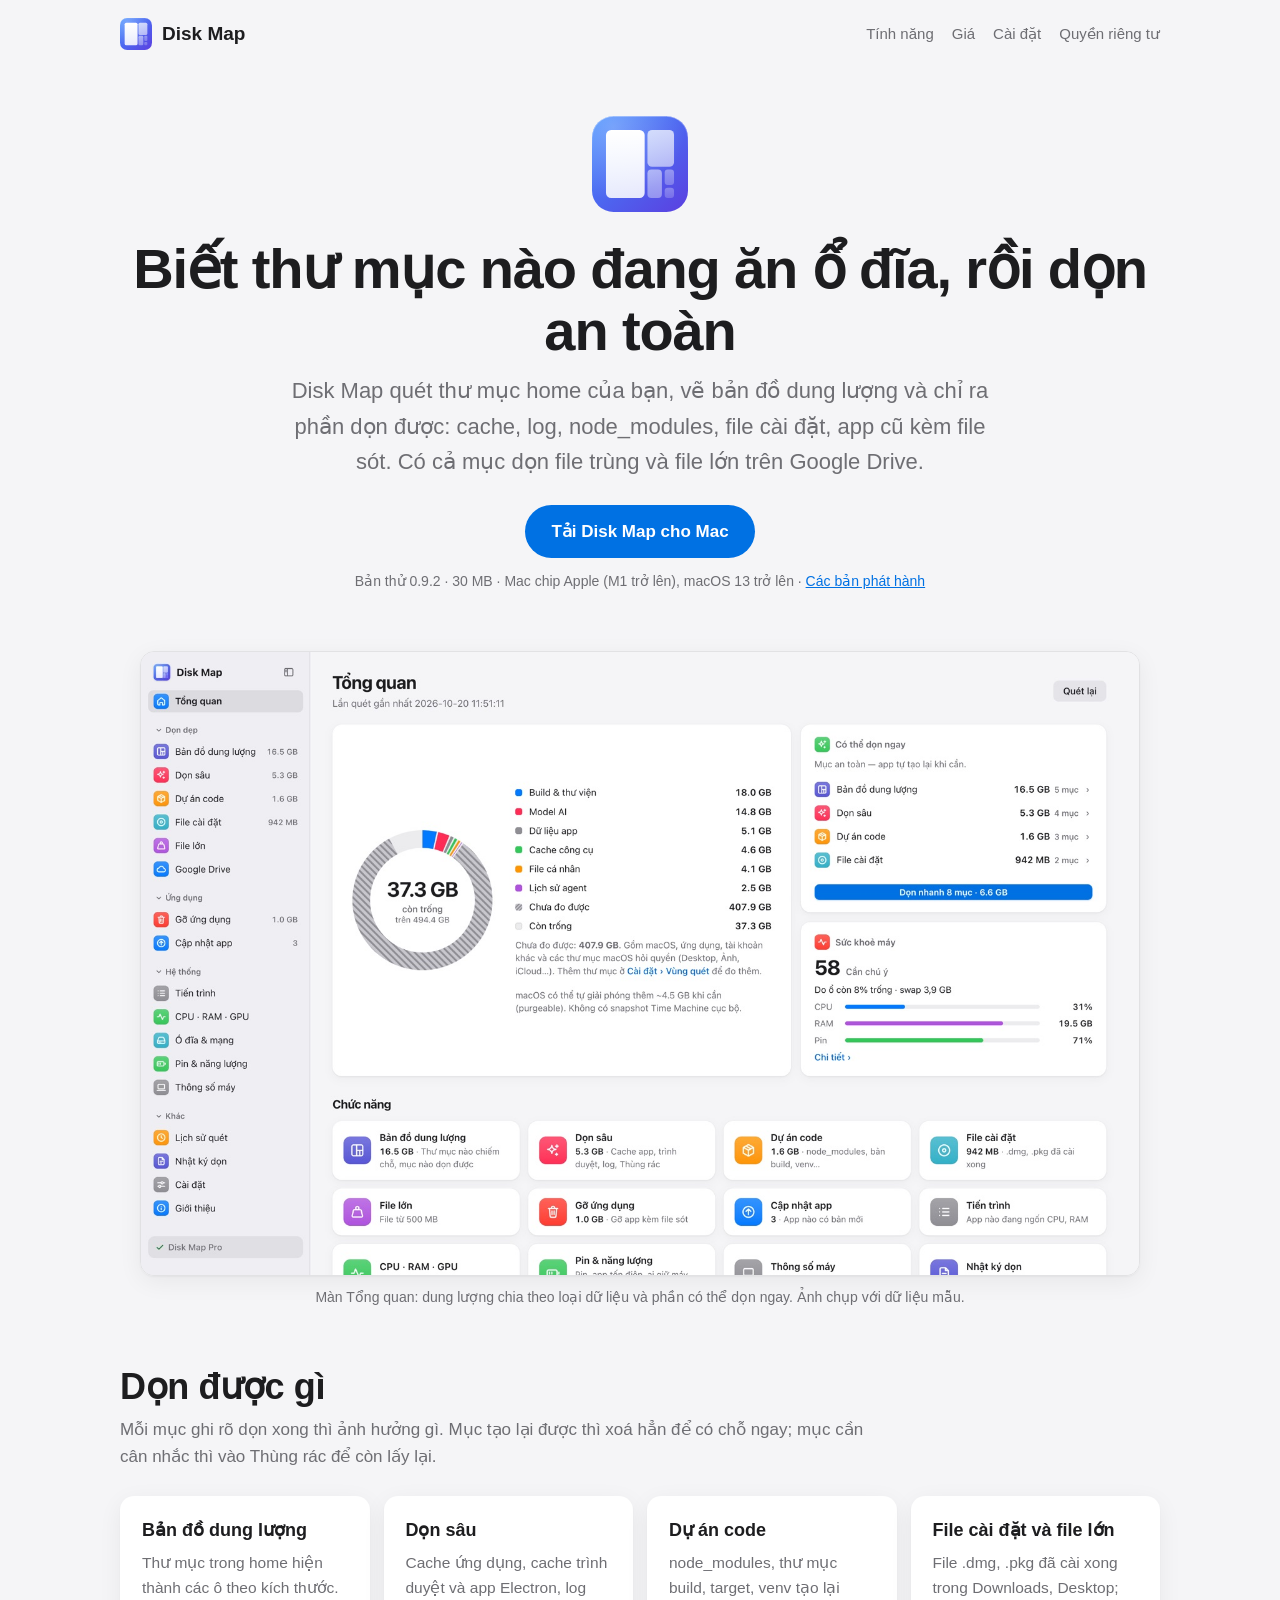
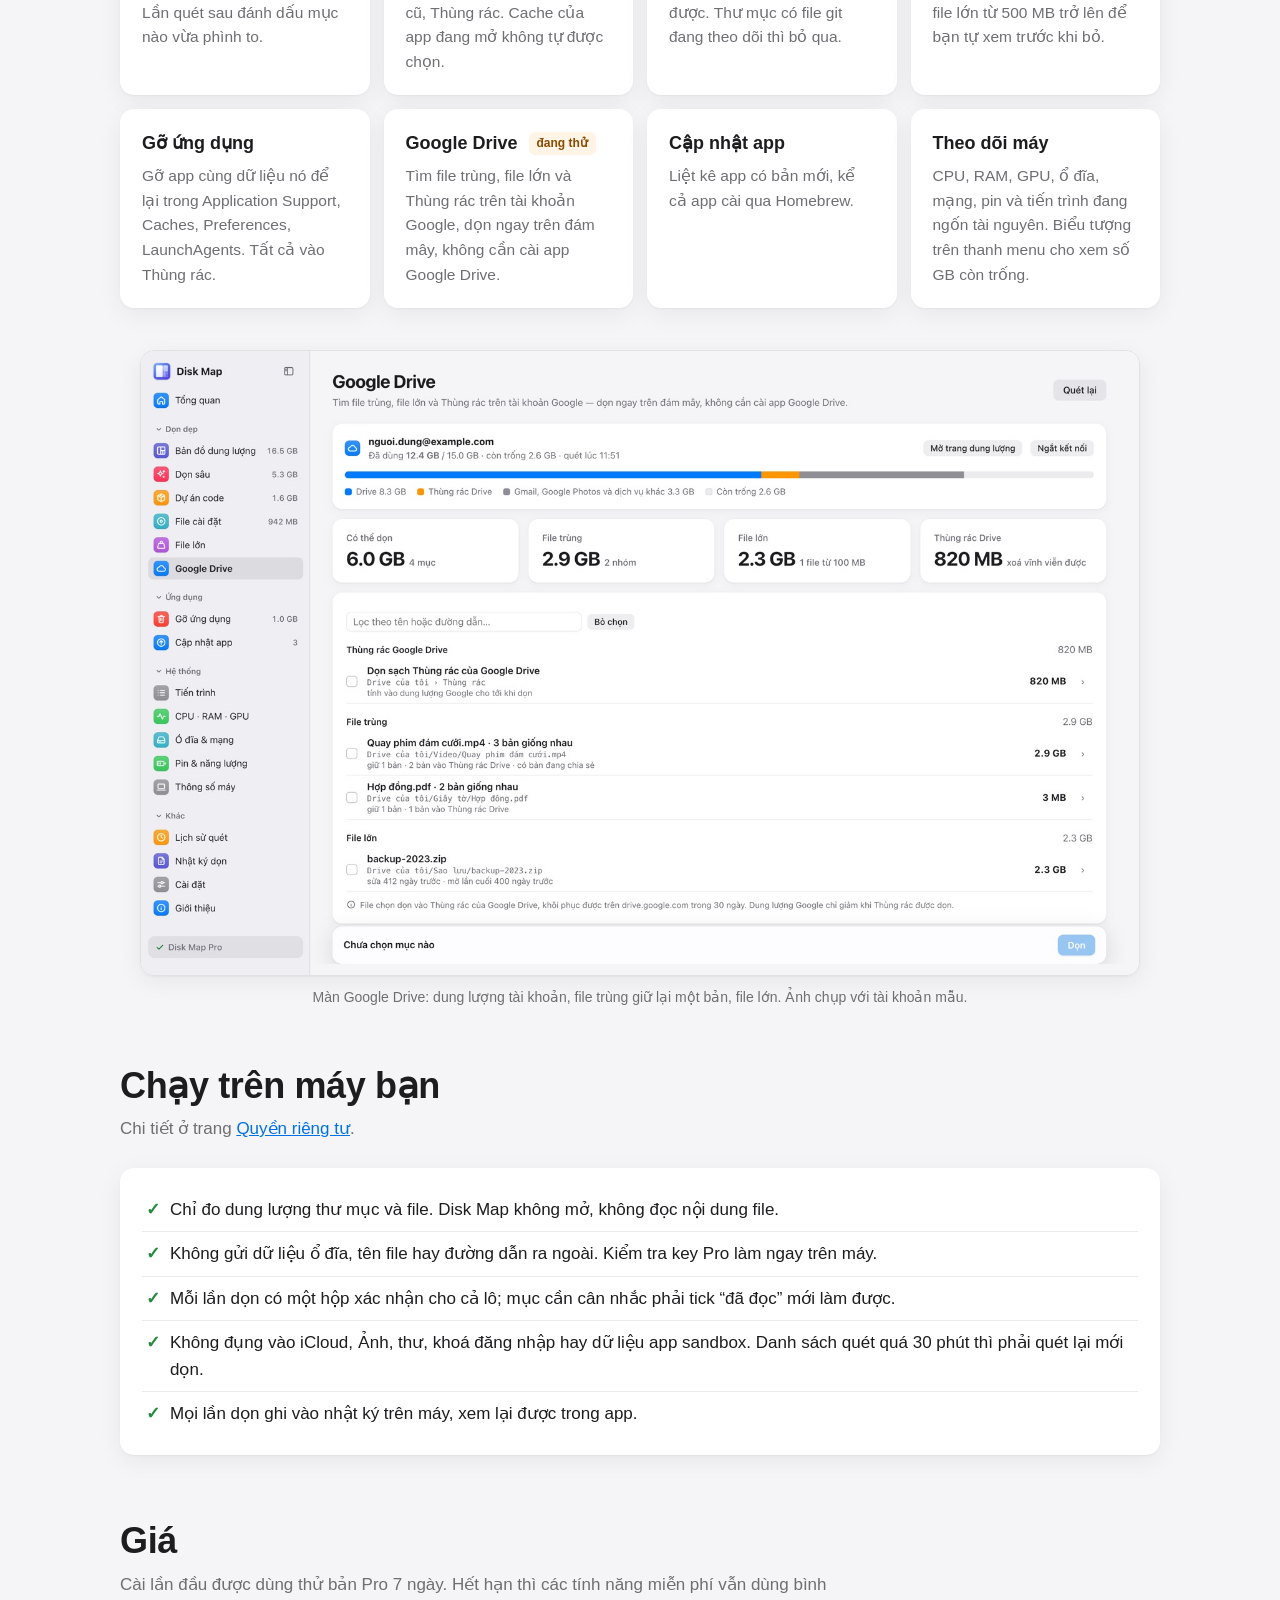
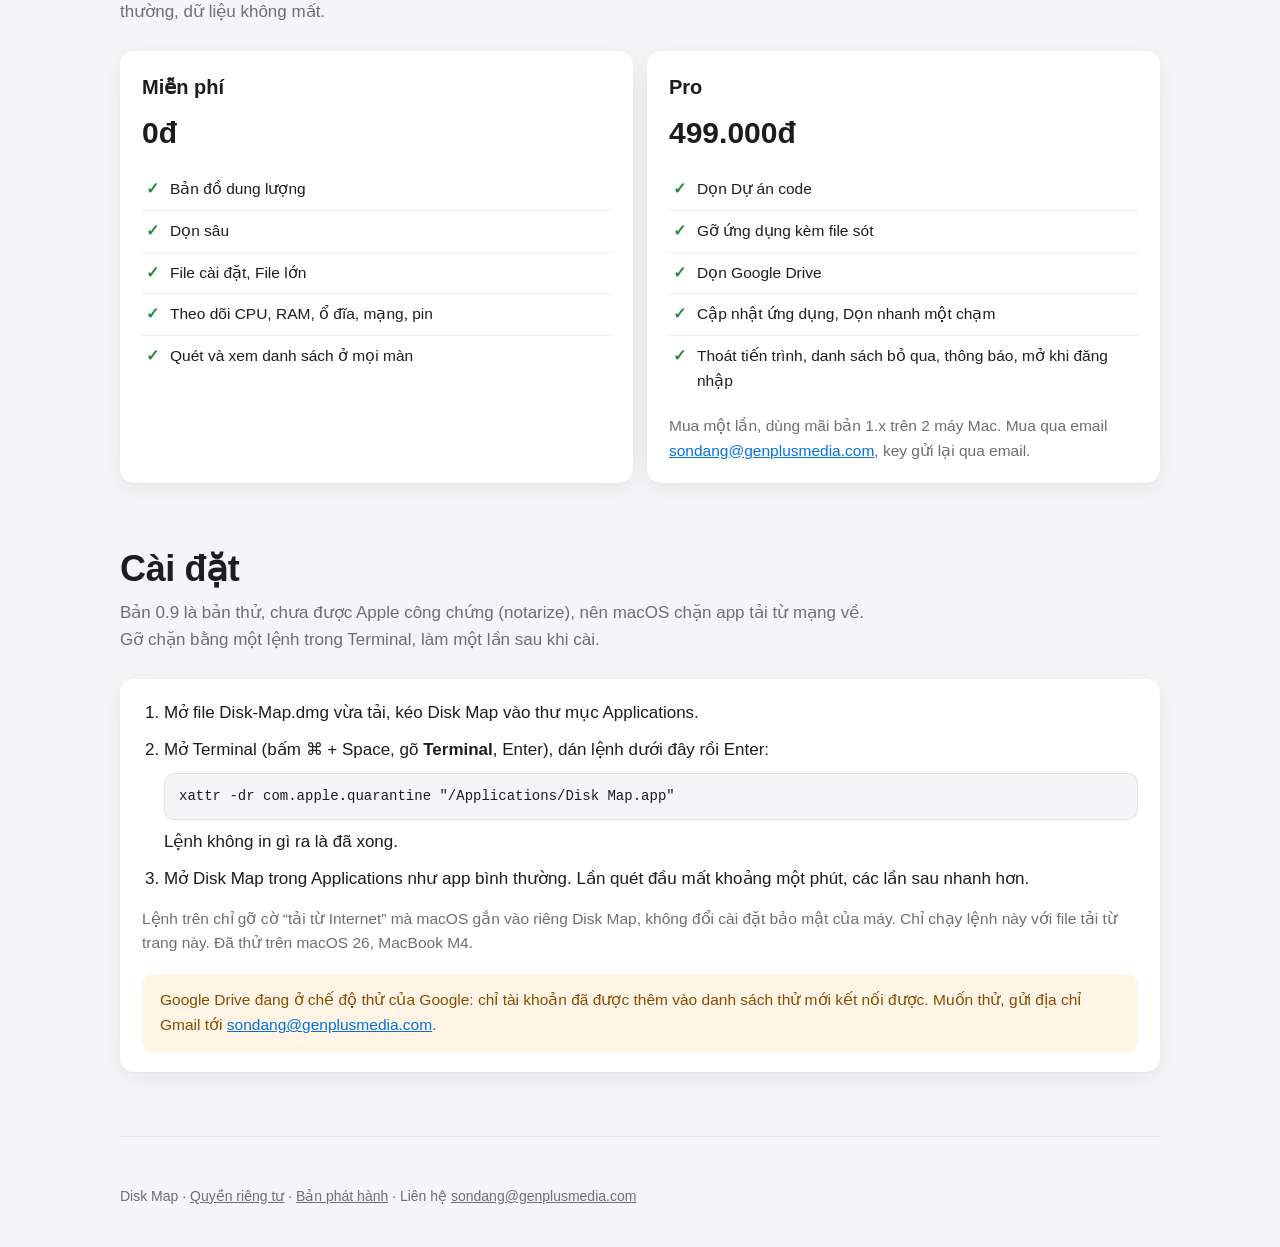
<file: index.html>
<!doctype html>
<html lang="vi">
<head>
<meta charset="utf-8">
<meta name="viewport" content="width=device-width, initial-scale=1">
<title>Disk Map: dọn ổ đĩa cho Mac</title>
<meta name="description" content="Disk Map cho macOS: xem thư mục nào chiếm chỗ, dọn cache, log, node_modules, file cài đặt, gỡ app kèm file sót và dọn Google Drive. Chạy trên máy, không gửi dữ liệu đi đâu.">
<meta property="og:title" content="Disk Map: dọn ổ đĩa cho Mac">
<meta property="og:description" content="Xem thư mục nào chiếm chỗ và dọn an toàn: cache, log, node_modules, file cài đặt, app kèm file sót, Google Drive.">
<meta property="og:image" content="https://diskmap.sondang.online/assets/tong-quan.jpg">
<meta property="og:url" content="https://diskmap.sondang.online/">
<link rel="icon" href="assets/icon.svg" type="image/svg+xml">
<link rel="stylesheet" href="style.css">
</head>
<body>
<div class="wrap">
  <header class="top">
    <a class="brand" href="./"><img src="assets/icon.svg" alt="">Disk Map</a>
    <nav class="links"><a href="#tinh-nang">Tính năng</a><a href="#gia">Giá</a><a href="#cai-dat">Cài đặt</a><a href="privacy.html">Quyền riêng tư</a></nav>
  </header>

  <div class="hero">
    <img class="logo" src="assets/icon.svg" alt="Biểu tượng Disk Map">
    <h1>Biết thư mục nào đang ăn ổ đĩa, rồi dọn an toàn</h1>
    <p class="lead">Disk Map quét thư mục home của bạn, vẽ bản đồ dung lượng và chỉ ra phần dọn được: cache, log, node_modules, file cài đặt, app cũ kèm file sót. Có cả mục dọn file trùng và file lớn trên Google Drive.</p>
    <a class="cta" href="https://github.com/SonDang09/disk-map/releases/latest/download/Disk-Map.dmg">Tải Disk Map cho Mac</a>
    <div class="meta">Bản thử <span data-ver>0.9.2</span> · <span data-size>30 MB</span> · Mac chip Apple (M1 trở lên), macOS 13 trở lên · <a href="https://github.com/SonDang09/disk-map/releases">Các bản phát hành</a></div>
  </div>

  <figure class="shot">
    <img src="assets/tong-quan.jpg" width="1600" height="1000" alt="Màn Tổng quan của Disk Map: vòng dung lượng theo loại dữ liệu, mục có thể dọn ngay và sức khoẻ máy">
    <figcaption>Màn Tổng quan: dung lượng chia theo loại dữ liệu và phần có thể dọn ngay. Ảnh chụp với dữ liệu mẫu.</figcaption>
  </figure>

  <section id="tinh-nang">
    <h2>Dọn được gì</h2>
    <p class="sub">Mỗi mục ghi rõ dọn xong thì ảnh hưởng gì. Mục tạo lại được thì xoá hẳn để có chỗ ngay; mục cần cân nhắc thì vào Thùng rác để còn lấy lại.</p>
    <div class="grid">
      <div class="card"><h3>Bản đồ dung lượng</h3><p>Thư mục trong home hiện thành các ô theo kích thước. Lần quét sau đánh dấu mục nào vừa phình to.</p></div>
      <div class="card"><h3>Dọn sâu</h3><p>Cache ứng dụng, cache trình duyệt và app Electron, log cũ, Thùng rác. Cache của app đang mở không tự được chọn.</p></div>
      <div class="card"><h3>Dự án code</h3><p>node_modules, thư mục build, target, venv tạo lại được. Thư mục có file git đang theo dõi thì bỏ qua.</p></div>
      <div class="card"><h3>File cài đặt và file lớn</h3><p>File .dmg, .pkg đã cài xong trong Downloads, Desktop; file lớn từ 500 MB trở lên để bạn tự xem trước khi bỏ.</p></div>
      <div class="card"><h3>Gỡ ứng dụng</h3><p>Gỡ app cùng dữ liệu nó để lại trong Application Support, Caches, Preferences, LaunchAgents. Tất cả vào Thùng rác.</p></div>
      <div class="card"><h3>Google Drive <span class="tag">đang thử</span></h3><p>Tìm file trùng, file lớn và Thùng rác trên tài khoản Google, dọn ngay trên đám mây, không cần cài app Google Drive.</p></div>
      <div class="card"><h3>Cập nhật app</h3><p>Liệt kê app có bản mới, kể cả app cài qua Homebrew.</p></div>
      <div class="card"><h3>Theo dõi máy</h3><p>CPU, RAM, GPU, ổ đĩa, mạng, pin và tiến trình đang ngốn tài nguyên. Biểu tượng trên thanh menu cho xem số GB còn trống.</p></div>
    </div>
  </section>

  <figure class="shot">
    <img src="assets/google-drive.jpg" width="1600" height="1000" loading="lazy" alt="Màn Google Drive của Disk Map: thanh dung lượng tài khoản Google, file trùng, file lớn và Thùng rác Drive">
    <figcaption>Màn Google Drive: dung lượng tài khoản, file trùng giữ lại một bản, file lớn. Ảnh chụp với tài khoản mẫu.</figcaption>
  </figure>

  <section id="an-toan">
    <h2>Chạy trên máy bạn</h2>
    <p class="sub">Chi tiết ở trang <a href="privacy.html">Quyền riêng tư</a>.</p>
    <div class="card">
      <ul class="clean">
        <li>Chỉ đo dung lượng thư mục và file. Disk Map không mở, không đọc nội dung file.</li>
        <li>Không gửi dữ liệu ổ đĩa, tên file hay đường dẫn ra ngoài. Kiểm tra key Pro làm ngay trên máy.</li>
        <li>Mỗi lần dọn có một hộp xác nhận cho cả lô; mục cần cân nhắc phải tick “đã đọc” mới làm được.</li>
        <li>Không đụng vào iCloud, Ảnh, thư, khoá đăng nhập hay dữ liệu app sandbox. Danh sách quét quá 30 phút thì phải quét lại mới dọn.</li>
        <li>Mọi lần dọn ghi vào nhật ký trên máy, xem lại được trong app.</li>
      </ul>
    </div>
  </section>

  <section id="gia">
    <h2>Giá</h2>
    <p class="sub">Cài lần đầu được dùng thử bản Pro 7 ngày. Hết hạn thì các tính năng miễn phí vẫn dùng bình thường, dữ liệu không mất.</p>
    <div class="price">
      <div class="card">
        <h3>Miễn phí</h3>
        <div class="amount">0đ</div>
        <ul class="clean">
          <li>Bản đồ dung lượng</li>
          <li>Dọn sâu</li>
          <li>File cài đặt, File lớn</li>
          <li>Theo dõi CPU, RAM, ổ đĩa, mạng, pin</li>
          <li>Quét và xem danh sách ở mọi màn</li>
        </ul>
      </div>
      <div class="card">
        <h3>Pro</h3>
        <div class="amount">499.000đ</div>
        <ul class="clean">
          <li>Dọn Dự án code</li>
          <li>Gỡ ứng dụng kèm file sót</li>
          <li>Dọn Google Drive</li>
          <li>Cập nhật ứng dụng, Dọn nhanh một chạm</li>
          <li>Thoát tiến trình, danh sách bỏ qua, thông báo, mở khi đăng nhập</li>
        </ul>
        <p style="margin-top:12px">Mua một lần, dùng mãi bản 1.x trên 2 máy Mac. Mua qua email <a href="mailto:sondang@genplusmedia.com?subject=Mua%20Disk%20Map%20Pro">sondang@genplusmedia.com</a>, key gửi lại qua email.</p>
      </div>
    </div>
  </section>

  <section id="cai-dat">
    <h2>Cài đặt</h2>
    <p class="sub">Bản 0.9 là bản thử, chưa được Apple công chứng (notarize), nên macOS chặn app tải từ mạng về. Gỡ chặn bằng một lệnh trong Terminal, làm một lần sau khi cài.</p>
    <div class="card">
      <ol class="steps">
        <li>Mở file Disk-Map.dmg vừa tải, kéo Disk Map vào thư mục Applications.</li>
        <li>Mở Terminal (bấm ⌘ + Space, gõ <b>Terminal</b>, Enter), dán lệnh dưới đây rồi Enter:
          <pre class="cmd"><code>xattr -dr com.apple.quarantine "/Applications/Disk Map.app"</code></pre>
          Lệnh không in gì ra là đã xong.</li>
        <li>Mở Disk Map trong Applications như app bình thường. Lần quét đầu mất khoảng một phút, các lần sau nhanh hơn.</li>
      </ol>
      <p style="margin:14px 0 0;color:var(--mut);font-size:15.5px">Lệnh trên chỉ gỡ cờ “tải từ Internet” mà macOS gắn vào riêng Disk Map, không đổi cài đặt bảo mật của máy. Chỉ chạy lệnh này với file tải từ trang này. Đã thử trên macOS 26, MacBook M4.</p>
      <div class="note">Google Drive đang ở chế độ thử của Google: chỉ tài khoản đã được thêm vào danh sách thử mới kết nối được. Muốn thử, gửi địa chỉ Gmail tới <a href="mailto:sondang@genplusmedia.com?subject=Th%E1%BB%AD%20Google%20Drive%20trong%20Disk%20Map">sondang@genplusmedia.com</a>.</div>
    </div>
  </section>

  <footer>
    Disk Map · <a href="privacy.html">Quyền riêng tư</a> · <a href="https://github.com/SonDang09/disk-map/releases">Bản phát hành</a> · Liên hệ <a href="mailto:sondang@genplusmedia.com">sondang@genplusmedia.com</a>
  </footer>
</div>
</body>
</html>
</file>
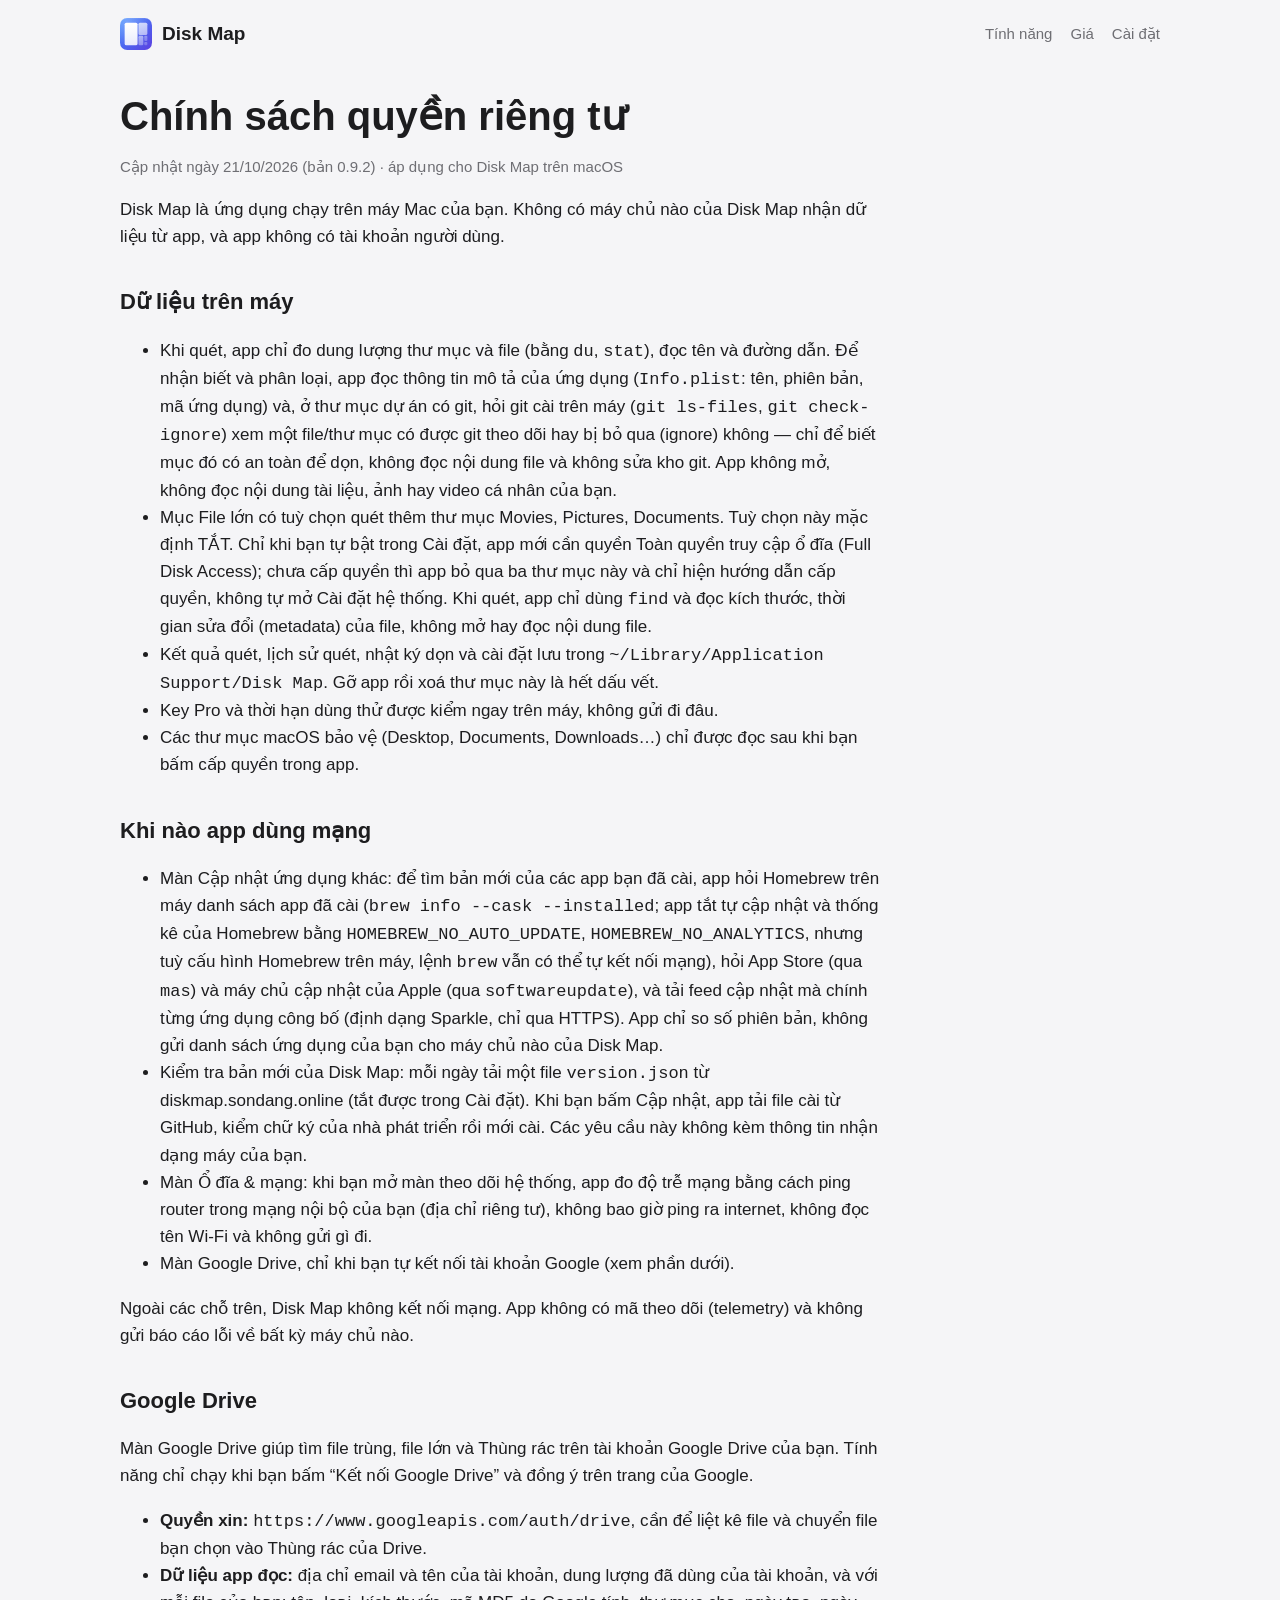
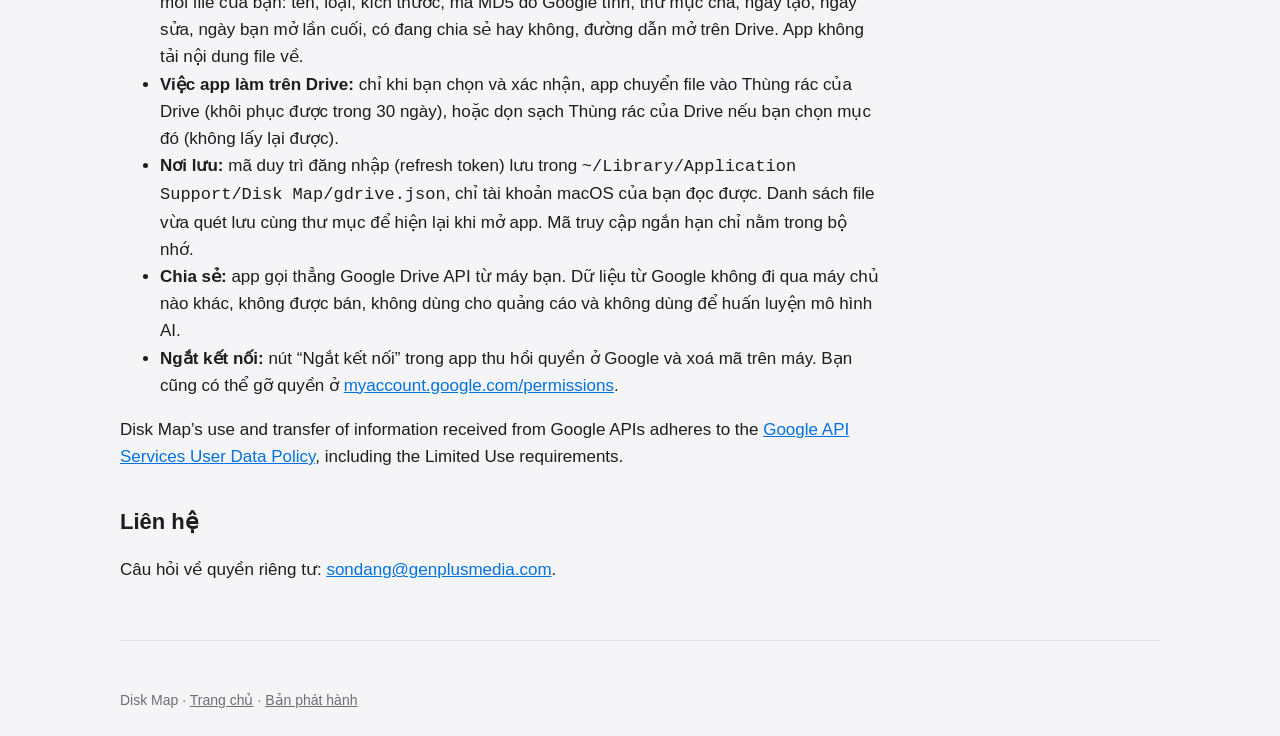
<file: privacy.html>
<!doctype html>
<html lang="vi">
<head>
<meta charset="utf-8">
<meta name="viewport" content="width=device-width, initial-scale=1">
<title>Quyền riêng tư · Disk Map</title>
<meta name="description" content="Disk Map thu thập gì, lưu ở đâu và dùng mạng khi nào, gồm cả cách app dùng dữ liệu Google Drive.">
<link rel="icon" href="assets/icon.svg" type="image/svg+xml">
<link rel="stylesheet" href="style.css">
</head>
<body>
<div class="wrap">
  <header class="top">
    <a class="brand" href="./"><img src="assets/icon.svg" alt="">Disk Map</a>
    <nav class="links"><a href="./#tinh-nang">Tính năng</a><a href="./#gia">Giá</a><a href="./#cai-dat">Cài đặt</a></nav>
  </header>

  <main class="doc">
    <h1>Chính sách quyền riêng tư</h1>
    <p class="updated">Cập nhật ngày 21/10/2026 (bản 0.9.2) · áp dụng cho Disk Map trên macOS</p>

    <p>Disk Map là ứng dụng chạy trên máy Mac của bạn. Không có máy chủ nào của Disk Map nhận dữ liệu từ app, và app không có tài khoản người dùng.</p>

    <h2>Dữ liệu trên máy</h2>
    <ul>
      <li>Khi quét, app chỉ đo dung lượng thư mục và file (bằng <code>du</code>, <code>stat</code>), đọc tên và đường dẫn. Để nhận biết và phân loại, app đọc thông tin mô tả của ứng dụng (<code>Info.plist</code>: tên, phiên bản, mã ứng dụng) và, ở thư mục dự án có git, hỏi git cài trên máy (<code>git ls-files</code>, <code>git check-ignore</code>) xem một file/thư mục có được git theo dõi hay bị bỏ qua (ignore) không — chỉ để biết mục đó có an toàn để dọn, không đọc nội dung file và không sửa kho git. App không mở, không đọc nội dung tài liệu, ảnh hay video cá nhân của bạn.</li>
      <li>Mục File lớn có tuỳ chọn quét thêm thư mục Movies, Pictures, Documents. Tuỳ chọn này mặc định TẮT. Chỉ khi bạn tự bật trong Cài đặt, app mới cần quyền Toàn quyền truy cập ổ đĩa (Full Disk Access); chưa cấp quyền thì app bỏ qua ba thư mục này và chỉ hiện hướng dẫn cấp quyền, không tự mở Cài đặt hệ thống. Khi quét, app chỉ dùng <code>find</code> và đọc kích thước, thời gian sửa đổi (metadata) của file, không mở hay đọc nội dung file.</li>
      <li>Kết quả quét, lịch sử quét, nhật ký dọn và cài đặt lưu trong <code>~/Library/Application Support/Disk Map</code>. Gỡ app rồi xoá thư mục này là hết dấu vết.</li>
      <li>Key Pro và thời hạn dùng thử được kiểm ngay trên máy, không gửi đi đâu.</li>
      <li>Các thư mục macOS bảo vệ (Desktop, Documents, Downloads…) chỉ được đọc sau khi bạn bấm cấp quyền trong app.</li>
    </ul>

    <h2>Khi nào app dùng mạng</h2>
    <ul>
      <li>Màn Cập nhật ứng dụng khác: để tìm bản mới của các app bạn đã cài, app hỏi Homebrew trên máy danh sách app đã cài (<code>brew info --cask --installed</code>; app tắt tự cập nhật và thống kê của Homebrew bằng <code>HOMEBREW_NO_AUTO_UPDATE</code>, <code>HOMEBREW_NO_ANALYTICS</code>, nhưng tuỳ cấu hình Homebrew trên máy, lệnh <code>brew</code> vẫn có thể tự kết nối mạng), hỏi App Store (qua <code>mas</code>) và máy chủ cập nhật của Apple (qua <code>softwareupdate</code>), và tải feed cập nhật mà chính từng ứng dụng công bố (định dạng Sparkle, chỉ qua HTTPS). App chỉ so số phiên bản, không gửi danh sách ứng dụng của bạn cho máy chủ nào của Disk Map.</li>
      <li>Kiểm tra bản mới của Disk Map: mỗi ngày tải một file <code>version.json</code> từ diskmap.sondang.online (tắt được trong Cài đặt). Khi bạn bấm Cập nhật, app tải file cài từ GitHub, kiểm chữ ký của nhà phát triển rồi mới cài. Các yêu cầu này không kèm thông tin nhận dạng máy của bạn.</li>
      <li>Màn Ổ đĩa &amp; mạng: khi bạn mở màn theo dõi hệ thống, app đo độ trễ mạng bằng cách ping router trong mạng nội bộ của bạn (địa chỉ riêng tư), không bao giờ ping ra internet, không đọc tên Wi-Fi và không gửi gì đi.</li>
      <li>Màn Google Drive, chỉ khi bạn tự kết nối tài khoản Google (xem phần dưới).</li>
    </ul>
    <p>Ngoài các chỗ trên, Disk Map không kết nối mạng. App không có mã theo dõi (telemetry) và không gửi báo cáo lỗi về bất kỳ máy chủ nào.</p>

    <h2>Google Drive</h2>
    <p>Màn Google Drive giúp tìm file trùng, file lớn và Thùng rác trên tài khoản Google Drive của bạn. Tính năng chỉ chạy khi bạn bấm “Kết nối Google Drive” và đồng ý trên trang của Google.</p>
    <ul>
      <li><b>Quyền xin:</b> <code>https://www.googleapis.com/auth/drive</code>, cần để liệt kê file và chuyển file bạn chọn vào Thùng rác của Drive.</li>
      <li><b>Dữ liệu app đọc:</b> địa chỉ email và tên của tài khoản, dung lượng đã dùng của tài khoản, và với mỗi file của bạn: tên, loại, kích thước, mã MD5 do Google tính, thư mục cha, ngày tạo, ngày sửa, ngày bạn mở lần cuối, có đang chia sẻ hay không, đường dẫn mở trên Drive. App không tải nội dung file về.</li>
      <li><b>Việc app làm trên Drive:</b> chỉ khi bạn chọn và xác nhận, app chuyển file vào Thùng rác của Drive (khôi phục được trong 30 ngày), hoặc dọn sạch Thùng rác của Drive nếu bạn chọn mục đó (không lấy lại được).</li>
      <li><b>Nơi lưu:</b> mã duy trì đăng nhập (refresh token) lưu trong <code>~/Library/Application Support/Disk Map/gdrive.json</code>, chỉ tài khoản macOS của bạn đọc được. Danh sách file vừa quét lưu cùng thư mục để hiện lại khi mở app. Mã truy cập ngắn hạn chỉ nằm trong bộ nhớ.</li>
      <li><b>Chia sẻ:</b> app gọi thẳng Google Drive API từ máy bạn. Dữ liệu từ Google không đi qua máy chủ nào khác, không được bán, không dùng cho quảng cáo và không dùng để huấn luyện mô hình AI.</li>
      <li><b>Ngắt kết nối:</b> nút “Ngắt kết nối” trong app thu hồi quyền ở Google và xoá mã trên máy. Bạn cũng có thể gỡ quyền ở <a href="https://myaccount.google.com/permissions">myaccount.google.com/permissions</a>.</li>
    </ul>
    <p lang="en">Disk Map’s use and transfer of information received from Google APIs adheres to the <a href="https://developers.google.com/terms/api-services-user-data-policy">Google API Services User Data Policy</a>, including the Limited Use requirements.</p>

    <h2>Liên hệ</h2>
    <p>Câu hỏi về quyền riêng tư: <a href="mailto:sondang@genplusmedia.com">sondang@genplusmedia.com</a>.</p>
  </main>

  <footer>
    Disk Map · <a href="./">Trang chủ</a> · <a href="https://github.com/SonDang09/disk-map/releases">Bản phát hành</a>
  </footer>
</div>
</body>
</html>
</file>
<file: style.css>
:root {
  --bg: #f5f5f7;
  --card: #ffffff;
  --fg: #1d1d1f;
  --mut: #6e6e73;
  --line: rgba(0, 0, 0, .08);
  --accent: #0071e3;
  --accent-fg: #ffffff;
  --ok: #248a3d;
  --warn-bg: #fff4e5;
  --warn-fg: #8a4b00;
  --shadow: 0 1px 2px rgba(0, 0, 0, .04), 0 6px 24px rgba(0, 0, 0, .06);
}
@media (prefers-color-scheme: dark) {
  :root:not([data-theme="light"]) {
    --bg: #000000;
    --card: #1c1c1e;
    --fg: #f5f5f7;
    --mut: #a1a1a6;
    --line: rgba(255, 255, 255, .12);
    --accent: #2997ff;
    --accent-fg: #000000;
    --ok: #30d158;
    --warn-bg: #3a2a12;
    --warn-fg: #ffcc80;
    --shadow: 0 1px 2px rgba(0, 0, 0, .4), 0 6px 24px rgba(0, 0, 0, .5);
  }
}
* { box-sizing: border-box; }
html { -webkit-text-size-adjust: 100%; }
body {
  margin: 0; background: var(--bg); color: var(--fg);
  font: 17px/1.6 -apple-system, BlinkMacSystemFont, "SF Pro Text", "Segoe UI", Roboto, "Helvetica Neue", Arial, sans-serif;
}
a { color: var(--accent); }
.wrap { max-width: 1080px; margin: 0 auto; padding: 0 20px; }
header.top { display: flex; align-items: center; justify-content: space-between; padding: 18px 0; }
.brand { display: flex; align-items: center; gap: 10px; white-space: nowrap; font-weight: 600; font-size: 19px; color: var(--fg); text-decoration: none; }
.brand img { width: 32px; height: 32px; }
nav.links a { color: var(--mut); text-decoration: none; margin-left: 18px; font-size: 15px; }
nav.links a:hover { color: var(--fg); }

.hero { text-align: center; padding: 48px 0 24px; }
.hero img.logo { width: 96px; height: 96px; }
.hero h1 { font-size: clamp(34px, 6vw, 56px); line-height: 1.1; margin: 18px 0 12px; letter-spacing: -.02em; }
.hero p.lead { font-size: clamp(18px, 2.4vw, 22px); color: var(--mut); max-width: 720px; margin: 0 auto 26px; }
.cta { display: inline-flex; align-items: center; gap: 8px; background: var(--accent); color: var(--accent-fg); text-decoration: none;
  font-weight: 600; padding: 13px 26px; border-radius: 980px; font-size: 17px; }
.cta:hover { filter: brightness(1.08); }
.meta { color: var(--mut); font-size: 14px; margin-top: 12px; }
.meta code { font-size: 12px; word-break: break-all; }

.shot { margin: 34px auto 0; max-width: 1000px; }
.shot img { width: 100%; height: auto; display: block; border-radius: 14px; box-shadow: var(--shadow); border: 1px solid var(--line); }
.shot figcaption { color: var(--mut); font-size: 14px; text-align: center; margin-top: 10px; }

section { padding: 56px 0 8px; }
section h2 { font-size: clamp(26px, 4vw, 36px); line-height: 1.2; margin: 0 0 8px; letter-spacing: -.01em; }
section p.sub { color: var(--mut); margin: 0 0 26px; max-width: 760px; }

.grid { display: grid; grid-template-columns: repeat(auto-fit, minmax(240px, 1fr)); gap: 14px; }
.card { background: var(--card); border-radius: 14px; padding: 20px 22px; box-shadow: var(--shadow); }
.card h3 { margin: 0 0 6px; font-size: 18px; }
.card p { margin: 0; color: var(--mut); font-size: 15.5px; }
.tag { display: inline-block; font-size: 12px; font-weight: 600; padding: 2px 8px; border-radius: 6px; margin-left: 6px; vertical-align: 2px;
  background: var(--warn-bg); color: var(--warn-fg); }

ul.clean { list-style: none; padding: 0; margin: 0; }
ul.clean li { padding: 8px 0 8px 28px; position: relative; border-bottom: 1px solid var(--line); }
ul.clean li:last-child { border-bottom: 0; }
ul.clean li::before { content: "✓"; position: absolute; left: 4px; color: var(--ok); font-weight: 700; }

.price { display: grid; grid-template-columns: repeat(auto-fit, minmax(280px, 1fr)); gap: 14px; }
.price .card h3 { font-size: 20px; }
.price .amount { font-size: 30px; font-weight: 700; margin: 4px 0 12px; }
.price .card ul.clean li { font-size: 15.5px; }

ol.steps { padding-left: 22px; margin: 0; }
ol.steps li { margin: 0 0 10px; }
.note { background: var(--warn-bg); color: var(--warn-fg); border-radius: 12px; padding: 14px 18px; font-size: 15.5px; margin-top: 18px; }

footer { color: var(--mut); font-size: 14px; padding: 48px 0 40px; border-top: 1px solid var(--line); margin-top: 56px; }
footer a { color: var(--mut); }

.doc { max-width: 760px; }
.doc h1 { font-size: clamp(28px, 5vw, 40px); line-height: 1.2; margin: 24px 0 6px; }
.doc h2 { font-size: 22px; margin: 34px 0 8px; }
.doc p, .doc li { color: var(--fg); }
.doc .updated { color: var(--mut); font-size: 15px; }

@media (max-width: 600px) {
  nav.links { display: none; }   /* khổ điện thoại: menu bẻ dòng xấu; chân trang vẫn có link Quyền riêng tư */
  .hero { padding-top: 28px; }
  section { padding-top: 40px; }
}
.doc code { overflow-wrap: anywhere; }   /* đường dẫn/quyền dài (…/auth/drive) không đẩy trang tràn ngang trên điện thoại */
pre.cmd { background: var(--bg); border: 1px solid var(--line); border-radius: 10px; padding: 12px 14px; margin: 10px 0 8px;
  white-space: pre-wrap; overflow-wrap: anywhere; font: 14px/1.5 ui-monospace, SFMono-Regular, Menlo, monospace; color: var(--fg); }
</file>
